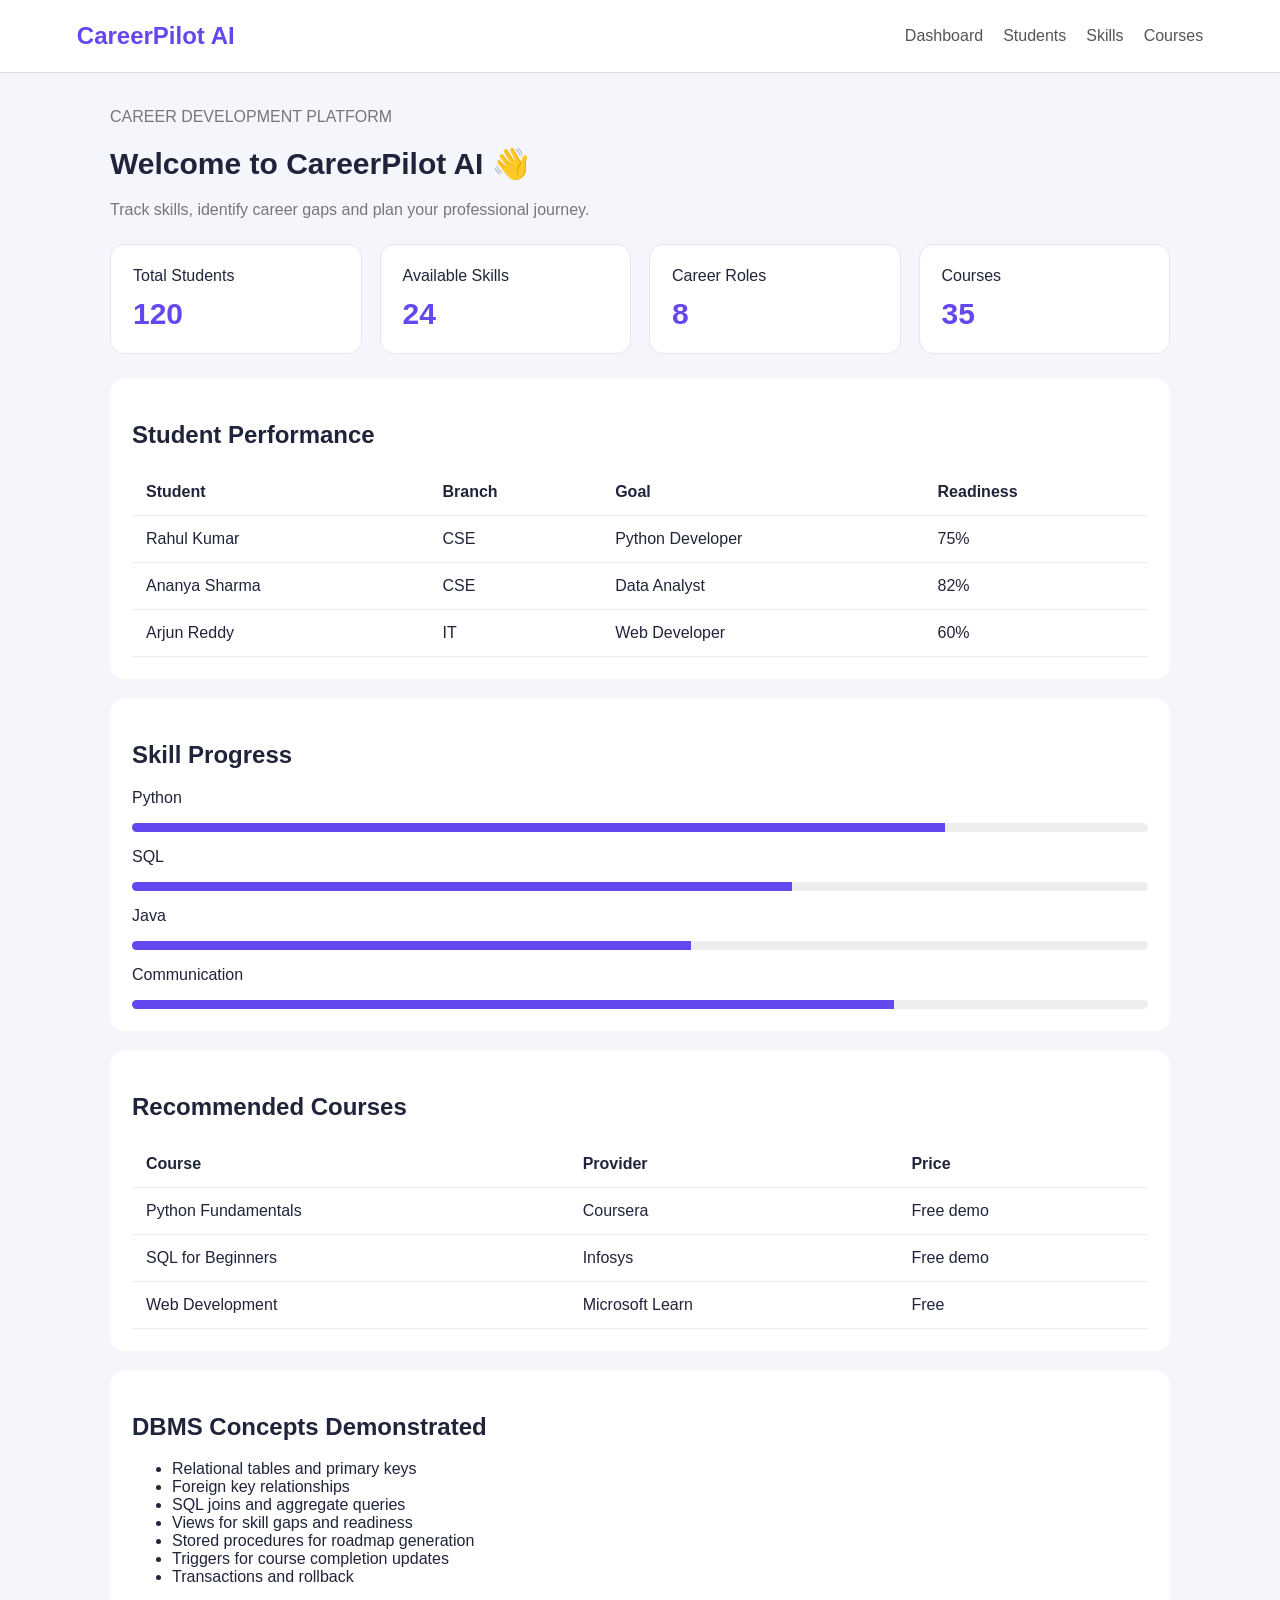
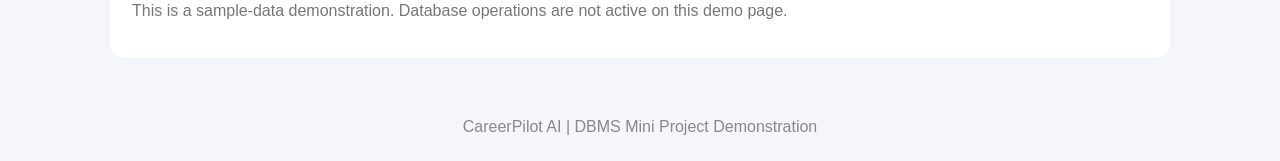
<file: demo.html>
<!DOCTYPE html>
<html lang="en">
<head>
<meta charset="UTF-8">
<meta name="viewport" content="width=device-width, initial-scale=1">
<title>CareerPilot AI | Demo</title>
<style>
*{box-sizing:border-box}
body{margin:0;background:#f5f6fb;color:#20243a;font-family:Arial,sans-serif}
header{background:#fff;padding:22px 6%;display:flex;justify-content:space-between;align-items:center;border-bottom:1px solid #ddd}
header h2{margin:0;color:#6547ef}
nav a{margin-left:20px;color:#555;text-decoration:none}
main{max-width:1100px;margin:35px auto;padding:0 20px}
h1{font-size:30px}
.muted{color:#777}
.cards{display:grid;grid-template-columns:repeat(auto-fit,minmax(190px,1fr));gap:18px;margin:25px 0}
.card{background:white;border:1px solid #e5e5ef;border-radius:14px;padding:22px}
.number{font-size:30px;font-weight:bold;color:#6547ef;margin-top:12px}
section{background:white;padding:22px;border-radius:14px;margin:20px 0}
table{width:100%;border-collapse:collapse}
td,th{text-align:left;padding:14px;border-bottom:1px solid #eee}
button{background:#6547ef;color:white;border:0;padding:10px 16px;border-radius:8px;cursor:pointer}
.progress{height:9px;background:#eee;border-radius:9px;overflow:hidden}
.progress span{display:block;height:100%;background:#6547ef}
footer{text-align:center;color:#888;padding:25px}
</style>
</head>
<body>
<header>
<h2>CareerPilot AI</h2>
<nav><a href="#dashboard">Dashboard</a><a href="#students">Students</a><a href="#skills">Skills</a><a href="#courses">Courses</a></nav>
</header>
<main id="dashboard">
<p class="muted">CAREER DEVELOPMENT PLATFORM</p>
<h1>Welcome to CareerPilot AI 👋</h1>
<p class="muted">Track skills, identify career gaps and plan your professional journey.</p>
<div class="cards">
<div class="card">Total Students<div class="number">120</div></div>
<div class="card">Available Skills<div class="number">24</div></div>
<div class="card">Career Roles<div class="number">8</div></div>
<div class="card">Courses<div class="number">35</div></div>
</div>
<section id="students">
<h2>Student Performance</h2>
<table>
<tr><th>Student</th><th>Branch</th><th>Goal</th><th>Readiness</th></tr>
<tr><td>Rahul Kumar</td><td>CSE</td><td>Python Developer</td><td>75%</td></tr>
<tr><td>Ananya Sharma</td><td>CSE</td><td>Data Analyst</td><td>82%</td></tr>
<tr><td>Arjun Reddy</td><td>IT</td><td>Web Developer</td><td>60%</td></tr>
</table>
</section>
<section id="skills">
<h2>Skill Progress</h2>
<p>Python</p><div class="progress"><span style="width:80%"></span></div>
<p>SQL</p><div class="progress"><span style="width:65%"></span></div>
<p>Java</p><div class="progress"><span style="width:55%"></span></div>
<p>Communication</p><div class="progress"><span style="width:75%"></span></div>
</section>
<section id="courses">
<h2>Recommended Courses</h2>
<table>
<tr><th>Course</th><th>Provider</th><th>Price</th></tr>
<tr><td>Python Fundamentals</td><td>Coursera</td><td>Free demo</td></tr>
<tr><td>SQL for Beginners</td><td>Infosys</td><td>Free demo</td></tr>
<tr><td>Web Development</td><td>Microsoft Learn</td><td>Free</td></tr>
</table>
</section>
<section>
<h2>DBMS Concepts Demonstrated</h2>
<ul>
<li>Relational tables and primary keys</li>
<li>Foreign key relationships</li>
<li>SQL joins and aggregate queries</li>
<li>Views for skill gaps and readiness</li>
<li>Stored procedures for roadmap generation</li>
<li>Triggers for course completion updates</li>
<li>Transactions and rollback</li>
</ul>
<p class="muted">This is a sample-data demonstration. Database operations are not active on this demo page.</p>
</section>
</main>
<footer>CareerPilot AI | DBMS Mini Project Demonstration</footer>
</body>
</html>
</file>
